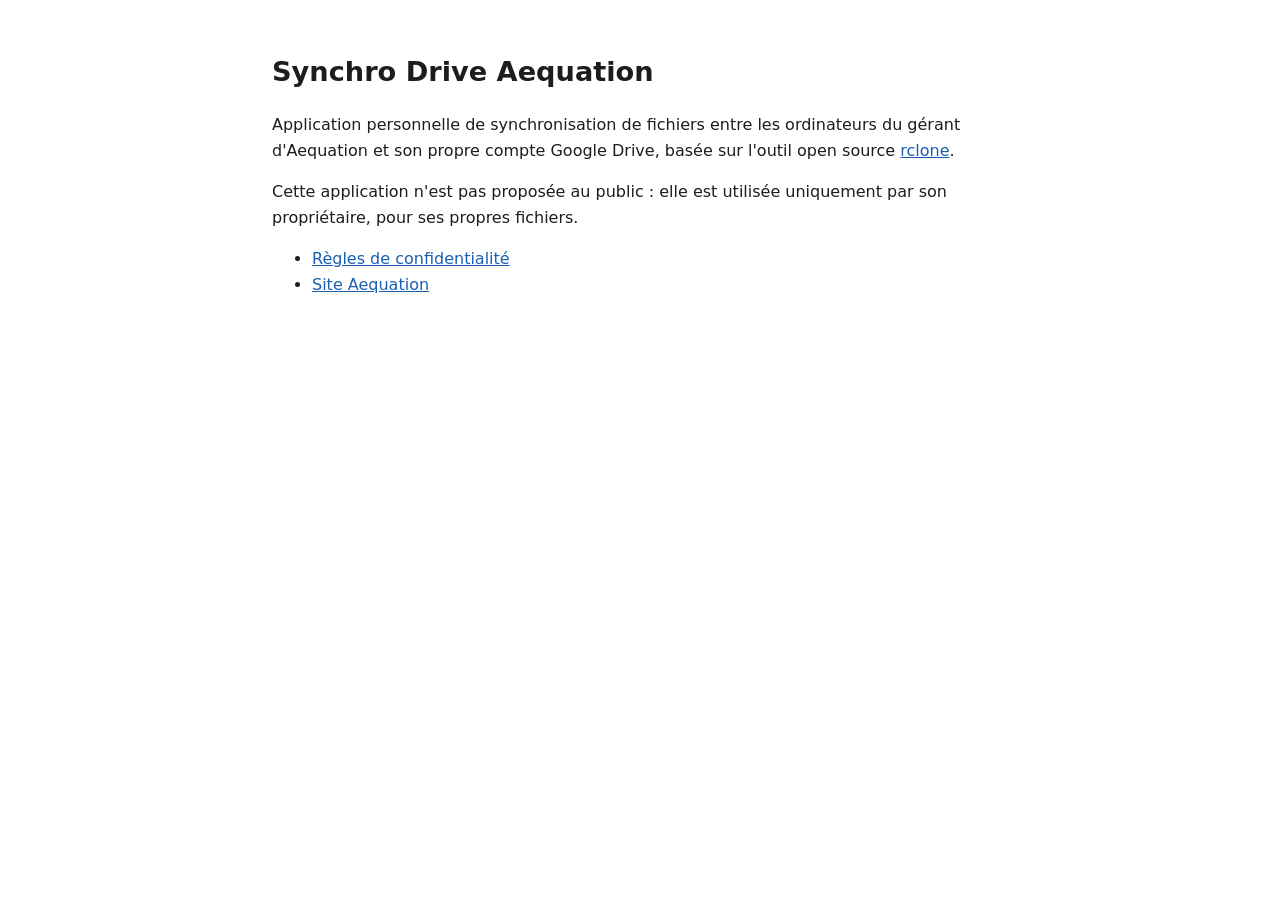
<file: index.html>
<!doctype html>
<html lang="fr"><head><meta charset="utf-8"><meta name="viewport" content="width=device-width,initial-scale=1">
<title>Synchro Drive Aequation</title><link rel="stylesheet" href="style.css"></head>
<body>
<h1>Synchro Drive Aequation</h1>
<p>Application personnelle de synchronisation de fichiers entre les ordinateurs du gérant d'Aequation et son propre compte Google Drive, basée sur l'outil open source <a href="https://rclone.org">rclone</a>.</p>
<p>Cette application n'est pas proposée au public : elle est utilisée uniquement par son propriétaire, pour ses propres fichiers.</p>
<ul>
<li><a href="privacy.html">Règles de confidentialité</a></li>
<li><a href="https://aequation.fr">Site Aequation</a></li>
</ul>
</body></html>
</file>
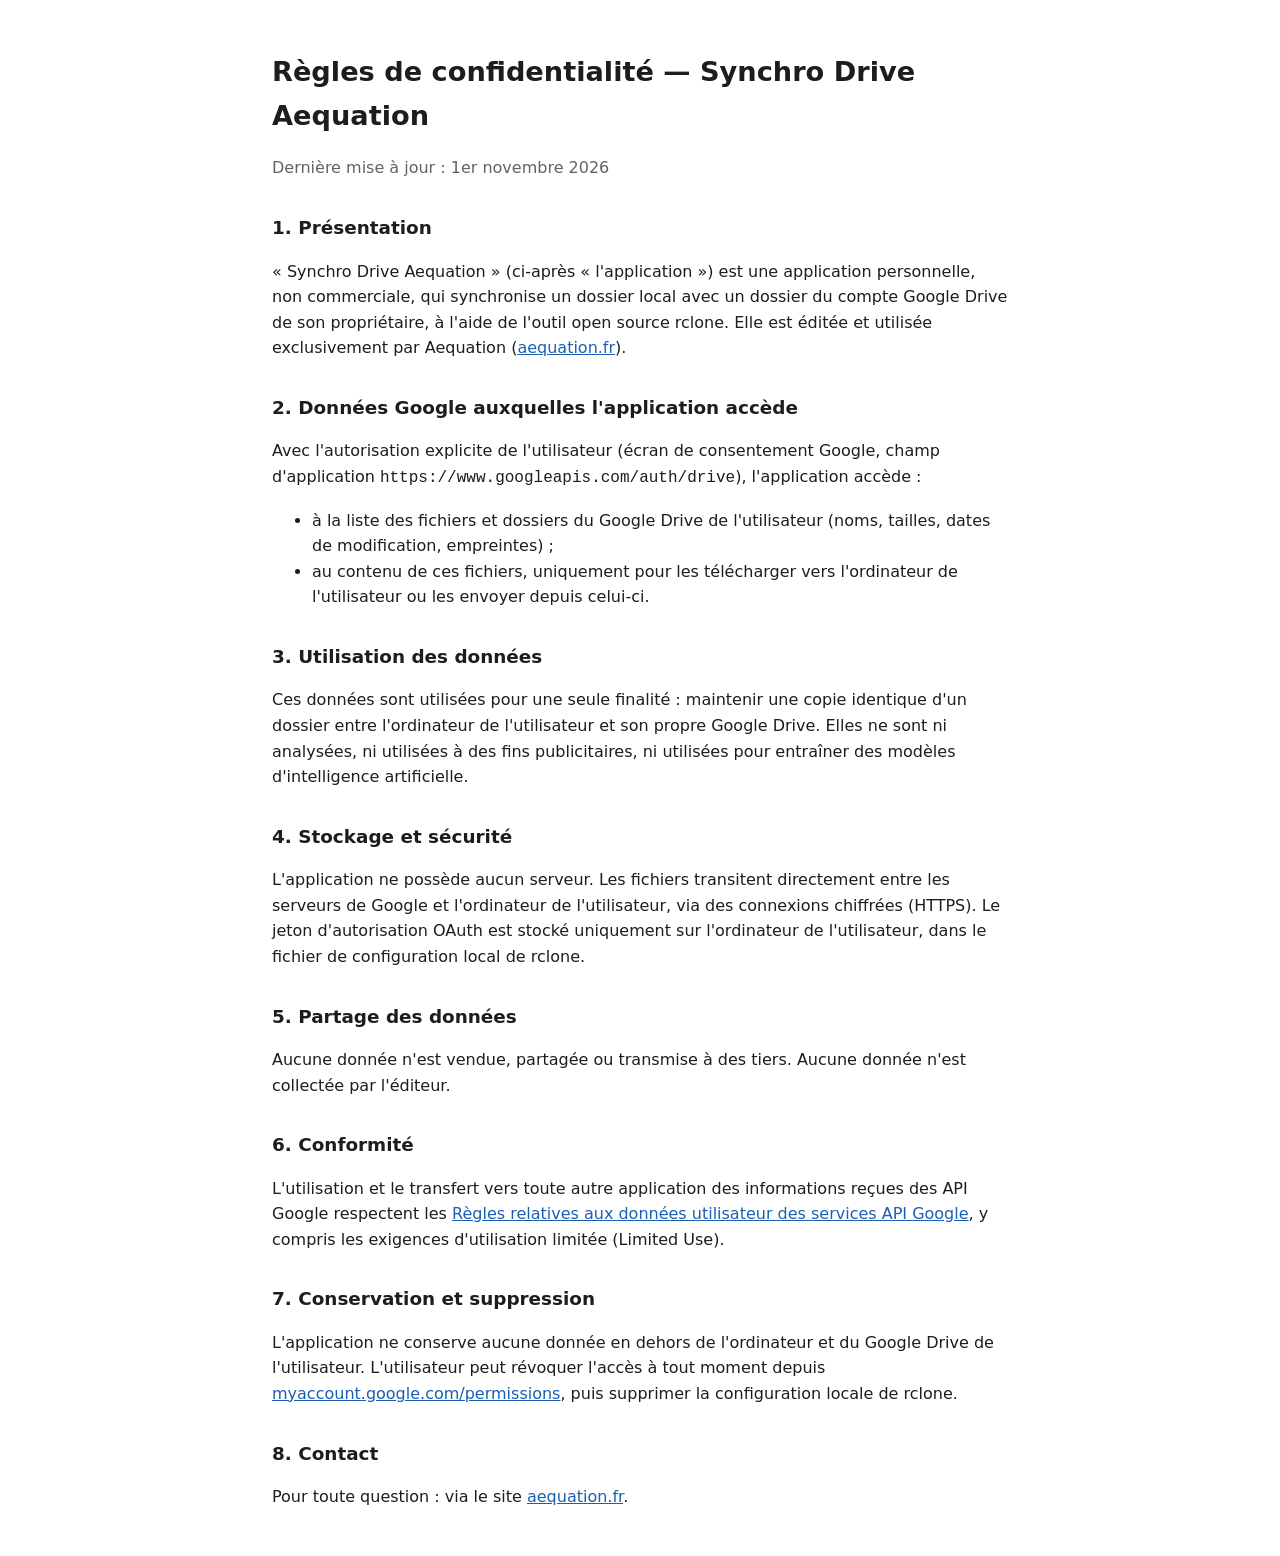
<file: privacy.html>
<!doctype html>
<html lang="fr"><head><meta charset="utf-8"><meta name="viewport" content="width=device-width,initial-scale=1">
<title>Confidentialité Synchro Drive</title><link rel="stylesheet" href="style.css"></head>
<body>
<h1>Règles de confidentialité — Synchro Drive Aequation</h1>
<p class="muted">Dernière mise à jour : 1er novembre 2026</p>

<h2>1. Présentation</h2>
<p>« Synchro Drive Aequation » (ci-après « l'application ») est une application personnelle, non commerciale, qui synchronise un dossier local avec un dossier du compte Google Drive de son propriétaire, à l'aide de l'outil open source rclone. Elle est éditée et utilisée exclusivement par Aequation (<a href="https://aequation.fr">aequation.fr</a>).</p>

<h2>2. Données Google auxquelles l'application accède</h2>
<p>Avec l'autorisation explicite de l'utilisateur (écran de consentement Google, champ d'application <code>https://www.googleapis.com/auth/drive</code>), l'application accède :</p>
<ul>
<li>à la liste des fichiers et dossiers du Google Drive de l'utilisateur (noms, tailles, dates de modification, empreintes) ;</li>
<li>au contenu de ces fichiers, uniquement pour les télécharger vers l'ordinateur de l'utilisateur ou les envoyer depuis celui-ci.</li>
</ul>

<h2>3. Utilisation des données</h2>
<p>Ces données sont utilisées pour une seule finalité : maintenir une copie identique d'un dossier entre l'ordinateur de l'utilisateur et son propre Google Drive. Elles ne sont ni analysées, ni utilisées à des fins publicitaires, ni utilisées pour entraîner des modèles d'intelligence artificielle.</p>

<h2>4. Stockage et sécurité</h2>
<p>L'application ne possède aucun serveur. Les fichiers transitent directement entre les serveurs de Google et l'ordinateur de l'utilisateur, via des connexions chiffrées (HTTPS). Le jeton d'autorisation OAuth est stocké uniquement sur l'ordinateur de l'utilisateur, dans le fichier de configuration local de rclone.</p>

<h2>5. Partage des données</h2>
<p>Aucune donnée n'est vendue, partagée ou transmise à des tiers. Aucune donnée n'est collectée par l'éditeur.</p>

<h2>6. Conformité</h2>
<p>L'utilisation et le transfert vers toute autre application des informations reçues des API Google respectent les <a href="https://developers.google.com/terms/api-services-user-data-policy">Règles relatives aux données utilisateur des services API Google</a>, y compris les exigences d'utilisation limitée (Limited Use).</p>

<h2>7. Conservation et suppression</h2>
<p>L'application ne conserve aucune donnée en dehors de l'ordinateur et du Google Drive de l'utilisateur. L'utilisateur peut révoquer l'accès à tout moment depuis <a href="https://myaccount.google.com/permissions">myaccount.google.com/permissions</a>, puis supprimer la configuration locale de rclone.</p>

<h2>8. Contact</h2>
<p>Pour toute question : via le site <a href="https://aequation.fr">aequation.fr</a>.</p>
</body></html>
</file>
<file: style.css>
:root{--bg:#fff;--fg:#1d1d1f;--muted:#5f6368;--accent:#1a5fb4}
@media (prefers-color-scheme:dark){:root{--bg:#1c1c1e;--fg:#f2f2f7;--muted:#a1a1aa;--accent:#78aeed}}
body{background:var(--bg);color:var(--fg);font:16px/1.6 system-ui,sans-serif;max-width:46rem;margin:0 auto;padding:2rem 1rem}
h1{font-size:1.7rem}h2{font-size:1.15rem;margin-top:2rem}a{color:var(--accent)}.muted{color:var(--muted)}
</file>
